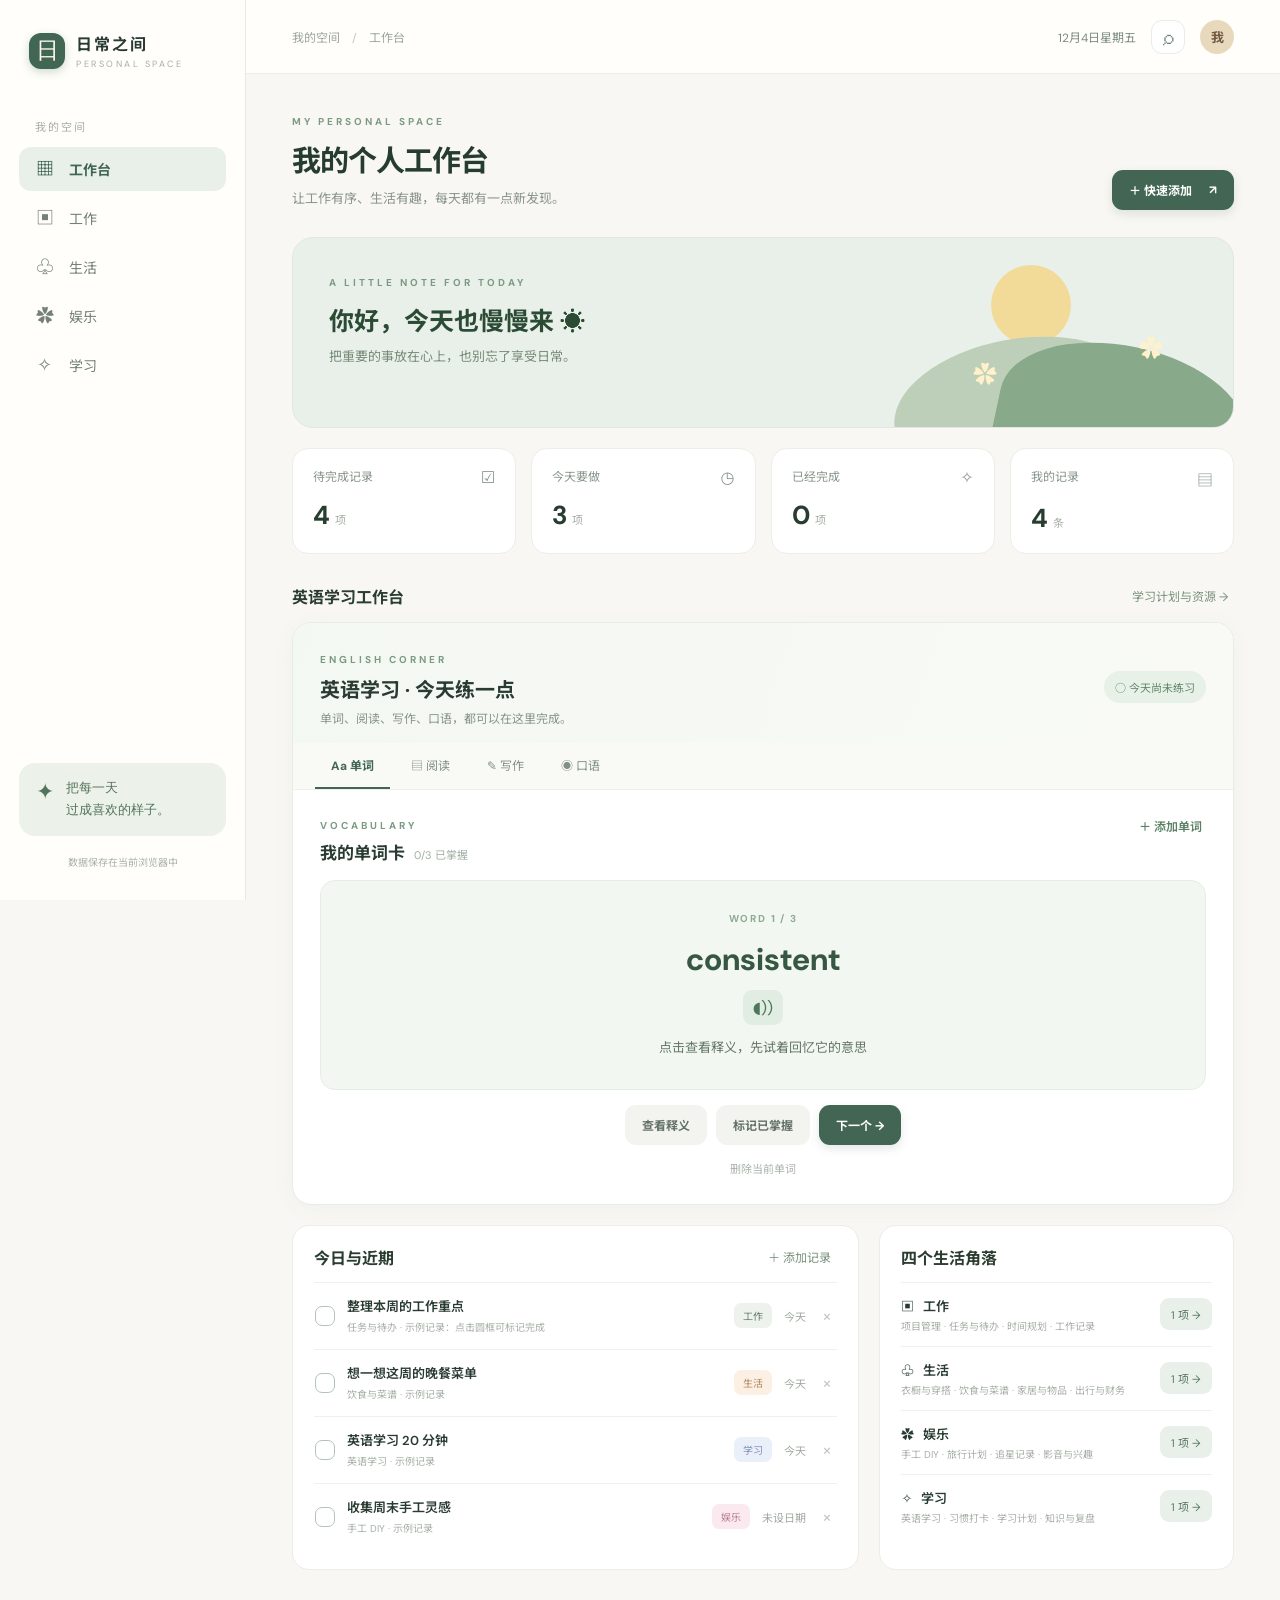
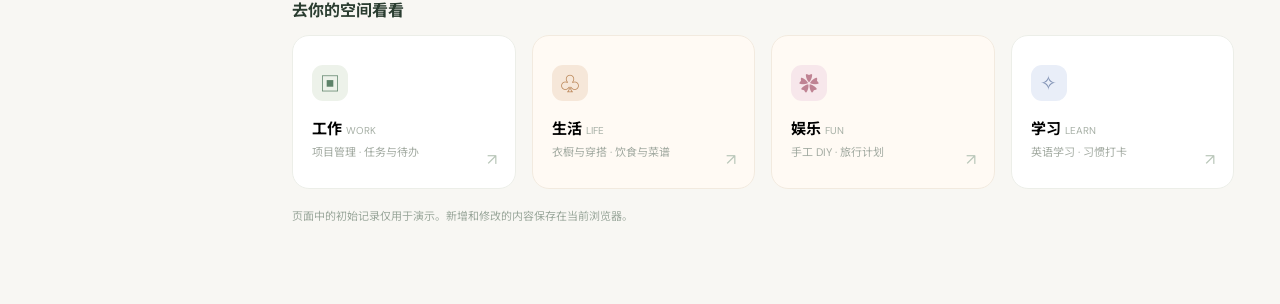
<file: index.html>
<!doctype html>
<html lang="zh-CN">
<head>
  <meta charset="UTF-8" />
  <meta name="viewport" content="width=device-width, initial-scale=1, viewport-fit=cover" />
  <meta name="theme-color" content="#f8f6f0" />
  <meta name="description" content="把工作、生活、娱乐与学习放进一个温暖有序的个人空间。" />
  <link rel="manifest" href="./manifest.webmanifest" />
  <link rel="icon" href="./icon.svg" type="image/svg+xml" />
  <title>日常之间 · 个人管理工作台</title>
  <link rel="stylesheet" href="./style.css" />
</head>
<body>
  <div class="app-shell">
    <aside class="sidebar" aria-label="主导航">
      <div class="brand"><div class="brand-mark">日</div><div><strong>日常之间</strong><small>PERSONAL SPACE</small></div></div>
      <div class="sidebar-label">我的空间</div>
      <nav id="desktop-nav"></nav>
      <div class="sidebar-bottom"><div class="sidebar-note"><span>✦</span><p>把每一天<br>过成喜欢的样子。</p></div><div class="storage-note">数据保存在当前浏览器中</div></div>
    </aside>
    <main class="main-area">
      <header class="topbar"><div class="mobile-brand"><div class="brand-mark">日</div><strong>日常之间</strong></div><div class="breadcrumb" id="breadcrumb">我的空间 <span>/</span> 工作台</div><div class="top-actions"><span class="today-chip" id="today-chip"></span><button class="icon-button" id="search-button" aria-label="搜索记录">⌕</button><button class="avatar" aria-label="个人空间">我</button></div></header>
      <div id="app-content"></div>
    </main>
  </div>
  <nav class="bottom-nav" id="mobile-nav" aria-label="移动端导航"></nav>
  <button class="floating-add" id="floating-add" aria-label="快速添加">＋</button>
  <dialog id="editor-dialog"><form id="record-form" method="dialog"><div class="dialog-head"><div><span class="eyebrow">QUICK CAPTURE</span><h2>记录一件新事</h2></div><button type="button" class="close-button" id="close-dialog" aria-label="关闭">×</button></div><label>所属模块<select id="record-module" name="module"></select></label><label>分类<select id="record-category" name="category"></select></label><label>标题<input id="record-title" name="title" maxlength="80" placeholder="比如：准备周五的项目汇报" required /></label><label>日期 <span class="optional">可选</span><input id="record-date" name="date" type="date" /></label><label>备注 <span class="optional">可选</span><textarea id="record-note" name="note" rows="3" maxlength="300" placeholder="写下一些细节…"></textarea></label><div class="dialog-actions"><button type="button" class="button ghost" id="cancel-dialog">取消</button><button type="submit" class="button primary">保存记录 <span>↗</span></button></div></form></dialog>
  <dialog id="search-dialog"><div class="dialog-head"><div><span class="eyebrow">FIND SOMETHING</span><h2>搜索我的记录</h2></div><button type="button" class="close-button" id="close-search" aria-label="关闭">×</button></div><input id="search-input" placeholder="搜索标题、分类或备注…" autocomplete="off" /><div id="search-results"></div></dialog>
  <dialog id="learning-dialog"><form id="learning-form"><div class="dialog-head"><div><span class="eyebrow">MY LEARNING</span><h2 id="learning-dialog-title">添加学习内容</h2></div><button type="button" class="close-button" id="close-learning" aria-label="关闭">×</button></div><div id="learning-fields"></div><div class="dialog-actions"><button type="button" class="button ghost" id="cancel-learning">取消</button><button type="submit" class="button primary">保存 <span>↗</span></button></div></form></dialog>
  <script src="./learning.js"></script>
  <script src="./app.js"></script>
</body>
</html>
</file>
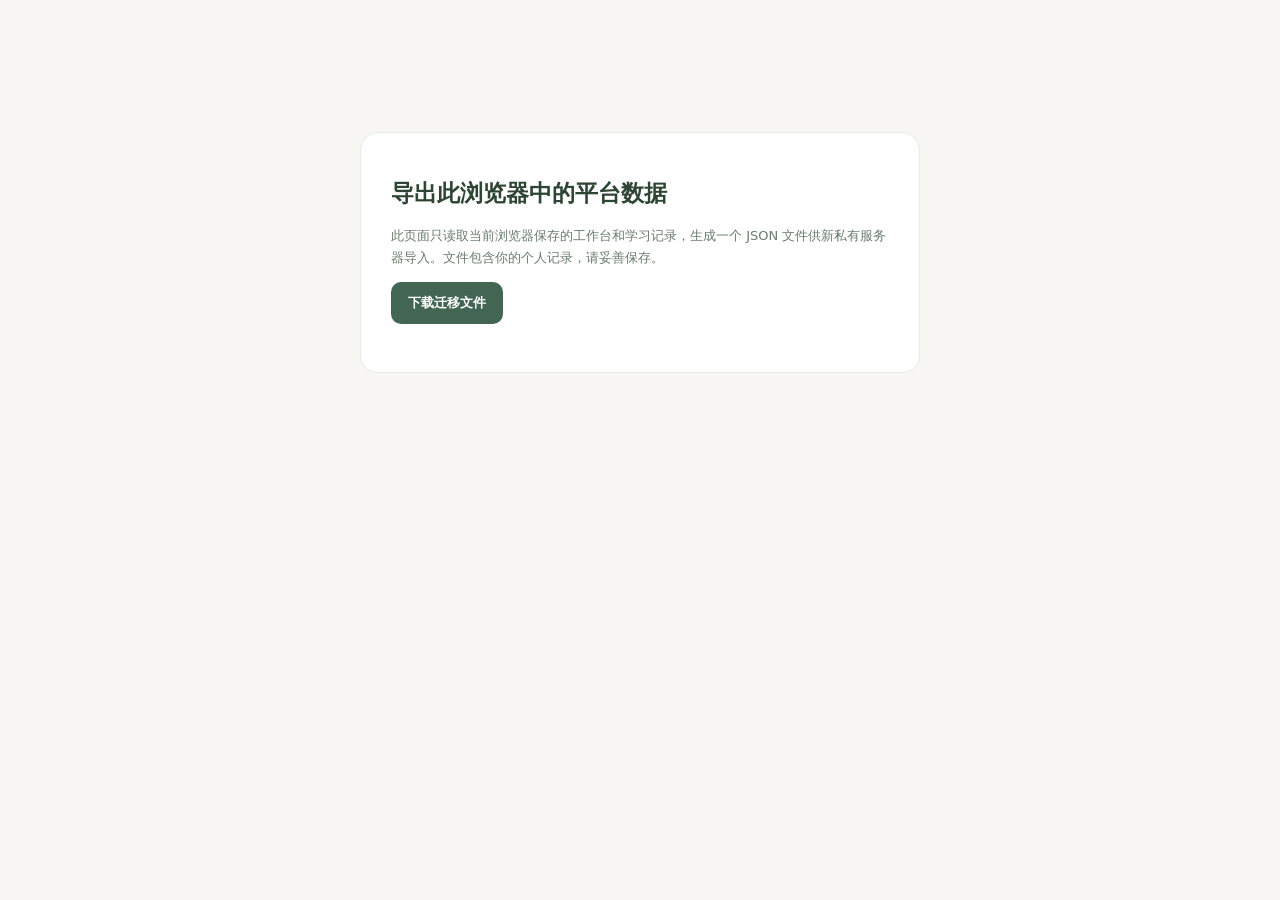
<file: migration.html>
<!doctype html><html lang="zh-CN"><head><meta charset="utf-8"><meta name="viewport" content="width=device-width,initial-scale=1"><title>日常之间 · 数据迁移</title><style>body{font-family:system-ui,'Microsoft YaHei',sans-serif;background:#f8f7f3;color:#2d4532;max-width:560px;margin:12vh auto;padding:24px}main{background:white;border:1px solid #e5ece4;border-radius:18px;padding:30px}h1{font-size:23px}p{font-size:13px;line-height:1.7;color:#697c6c}button{border:0;border-radius:10px;background:#426653;color:#fff;padding:12px 17px;font:600 13px system-ui;cursor:pointer}small{display:block;margin-top:18px;color:#a57b5a;line-height:1.6}</style></head><body><main><h1>导出此浏览器中的平台数据</h1><p>此页面只读取当前浏览器保存的工作台和学习记录，生成一个 JSON 文件供新私有服务器导入。文件包含你的个人记录，请妥善保存。</p><button id="download">下载迁移文件</button><small id="status"></small></main><script>document.querySelector('#download').onclick=()=>{try{const keys=['daily-space-records-v1','daily-space-learning-v1'],data={};for(const k of keys){const raw=localStorage.getItem(k);if(raw)data[k]=JSON.parse(raw)}if(!Object.keys(data).length){document.querySelector('#status').textContent='当前浏览器没有需要迁移的记录。请在原来使用平台的同一浏览器中打开此页面。';return}const blob=new Blob([JSON.stringify({format:'personal-os-export-v1',exportedAt:new Date().toISOString(),data},null,2)],{type:'application/json'}),url=URL.createObjectURL(blob),a=document.createElement('a');a.href=url;a.download='personal-os-migration-'+new Date().toISOString().slice(0,10)+'.json';a.click();setTimeout(()=>URL.revokeObjectURL(url),1000);document.querySelector('#status').textContent='下载完成。导入新平台后，请核对记录数量。'}catch(e){document.querySelector('#status').textContent='导出失败：'+e.message}};</script></body></html>
</file>
<file: style.css>
@import url('https://fonts.googleapis.com/css2?family=DM+Sans:wght@400;500;600;700&family=Noto+Sans+SC:wght@400;500;600;700&display=swap');
:root{font-family:'DM Sans','Noto Sans SC',system-ui,sans-serif;color:#293b32;background:#f8f7f3;font-synthesis:none}*{box-sizing:border-box}body{margin:0}button,input,select,textarea{font:inherit}button{cursor:pointer}button:focus-visible,input:focus-visible,select:focus-visible,textarea:focus-visible{outline:2px solid #648876;outline-offset:2px}.app-shell{display:flex;min-height:100vh}.sidebar{width:246px;background:#fffefa;border-right:1px solid #e8e9e2;padding:31px 19px;display:flex;flex-direction:column;position:sticky;top:0;height:100vh;flex-shrink:0}.brand{display:flex;align-items:center;gap:11px;padding:0 10px}.brand-mark{width:36px;height:36px;background:#426654;color:#fff9ec;border-radius:12px;display:grid;place-items:center;font-family:serif;font-size:23px;box-shadow:0 3px 8px #456b5540}.brand strong{display:block;font-size:16px;letter-spacing:2px}.brand small{display:block;font-size:9px;color:#a6aea3;letter-spacing:2.5px;margin-top:3px}.sidebar-label{color:#a9aea6;font-size:11px;letter-spacing:2px;margin:48px 16px 13px}.sidebar nav{display:grid;gap:5px}.nav-item{border:0;background:transparent;color:#748078;width:100%;display:flex;align-items:center;gap:14px;padding:12px 15px;text-align:left;border-radius:12px;font-size:14px}.nav-item:hover{background:#f5f7f2}.nav-item.active{background:#e9f0e9;color:#416653;font-weight:700}.nav-symbol{width:21px;font-size:18px;text-align:center;line-height:1}.sidebar-bottom{margin-top:auto}.sidebar-note{background:#ecf2e9;border-radius:16px;padding:14px 17px;display:flex;gap:12px;color:#53735d}.sidebar-note span{font-size:22px}.sidebar-note p{font-family:serif;font-size:13px;line-height:1.75;margin:0}.storage-note{font-size:10px;color:#abb4ac;margin:18px 6px 0;text-align:center}.main-area{min-width:0;flex:1}.topbar{height:74px;display:flex;align-items:center;justify-content:space-between;padding:0 46px;border-bottom:1px solid #eceee8;background:#fffefa}.breadcrumb{font-size:12px;color:#9ca69c}.breadcrumb span{margin:0 9px;color:#c3c9c0}.top-actions{display:flex;align-items:center;gap:15px}.today-chip{font-size:12px;color:#7d8c80}.icon-button{border:1px solid #e9ede6;background:#fff;width:34px;height:34px;border-radius:11px;font-size:21px;color:#688271;line-height:0}.avatar{width:34px;height:34px;border:0;border-radius:50%;background:#e8d9bd;color:#725b42;font-size:13px;font-weight:700}.mobile-brand,.bottom-nav{display:none}.content-wrap{max-width:1240px;margin:auto;padding:35px 46px 70px}.eyebrow{font-size:10px;letter-spacing:3px;font-weight:700;color:#7b9a81}.page-heading{display:flex;justify-content:space-between;align-items:flex-end;gap:20px;margin-bottom:27px}.page-heading h1{font-size:29px;letter-spacing:-1px;margin:7px 0 9px;color:#253c2f}.page-heading p{font-size:13px;color:#8a958a;margin:0;line-height:1.6}.button{border:0;border-radius:11px;padding:11px 17px;font-weight:700;font-size:12px;display:inline-flex;align-items:center;gap:17px;justify-content:center;white-space:nowrap}.button.primary{background:#426653;color:white;box-shadow:0 4px 10px #42665325}.button.primary:hover{background:#345743}.button.ghost{background:#f3f4ef;color:#647267}.hero{background:#e9f0e9;border:1px solid #dfe8de;border-radius:21px;min-height:191px;padding:32px 36px;display:flex;justify-content:space-between;overflow:hidden;position:relative}.hero h2{font-size:25px;margin:10px 0 8px;color:#2b4b35}.hero p{font-size:13px;color:#778b78;margin:0}.hero-art{position:absolute;right:50px;top:4px;width:290px;height:200px}.hero-art .sun{position:absolute;width:80px;height:80px;left:98px;top:23px;background:#f2db99;border-radius:50%}.hill{position:absolute;border-radius:55% 55% 0 0;bottom:-34px;width:250px;height:137px}.hill.one{background:#bdcfb9;left:0;transform:rotate(-10deg)}.hill.two{background:#89a98b;left:105px;bottom:-41px;transform:rotate(12deg)}.flower{position:absolute;font-size:24px;color:#fff2cb;z-index:2}.flower.a{right:20px;top:87px}.flower.b{left:80px;top:113px}.stats{display:grid;grid-template-columns:repeat(4,1fr);gap:15px;margin:20px 0 30px}.stat{background:#fff;border:1px solid #eceee8;border-radius:16px;padding:18px 20px;min-height:100px}.stat-top{display:flex;justify-content:space-between;color:#89968c;font-size:12px}.stat-icon{font-size:16px}.stat strong{font-size:26px;display:block;margin-top:10px;color:#263d30}.stat small{font-size:11px;color:#a4aca3;font-weight:400;margin-left:5px}.section-head{display:flex;justify-content:space-between;align-items:center;margin:27px 0 14px}.section-head h2{font-size:16px;margin:0;color:#2a3d30}.section-head button{border:0;background:none;color:#7a927f;font-size:12px}.dashboard-grid{display:grid;grid-template-columns:minmax(0,1.6fr) minmax(270px,1fr);gap:20px}.panel{background:#fff;border:1px solid #ebede7;border-radius:17px;padding:19px 21px}.panel .section-head{margin:0 0 13px}.task-row{display:flex;align-items:center;gap:12px;border-top:1px solid #f0f1ec;padding:13px 1px;min-height:58px}.task-row:first-of-type{border-top:0}.check{width:20px;height:20px;flex-shrink:0;border:1.5px solid #b4c3b7;border-radius:7px;background:white;color:white;display:grid;place-items:center;padding:0}.check.done{background:#7b9b80;border-color:#7b9b80}.task-main{flex:1;min-width:0}.task-main strong{font-size:13px;font-weight:600;display:block;overflow:hidden;text-overflow:ellipsis;white-space:nowrap}.task-main strong.done{text-decoration:line-through;color:#a8b1a7}.task-main small{font-size:10px;color:#a6aea5}.pill{font-size:10px;padding:5px 9px;border-radius:7px;background:#eef2ed;color:#66816e;white-space:nowrap}.pill.life{background:#fcf0e5;color:#b5875c}.pill.fun{background:#faeaf0;color:#bb8092}.pill.learn{background:#eaf0fa;color:#7d90b7}.delete{background:none;border:0;color:#c2cbc1;font-size:18px;line-height:1;padding:4px}.delete:hover{color:#be746d}.empty{color:#a2aba1;font-size:12px;padding:24px 0;text-align:center}.habit-row{display:flex;justify-content:space-between;align-items:center;padding:13px 0;border-top:1px solid #f0f1ec;gap:10px}.habit-row:first-of-type{border-top:0}.habit-name{font-size:13px;font-weight:600}.habit-name small{display:block;color:#a6aea5;font-size:10px;font-weight:400;margin-top:3px}.habit-days{display:flex;gap:4px}.habit-days span{width:17px;height:17px;border-radius:5px;background:#e9ede7}.habit-days span.on{background:#8fab8c}.modules-grid{display:grid;grid-template-columns:repeat(4,1fr);gap:16px}.module-tile{border:1px solid #eceee8;background:#fff;border-radius:17px;padding:19px;text-align:left;min-height:154px;position:relative;overflow:hidden;transition:transform .2s,box-shadow .2s}.module-tile:hover{transform:translateY(-2px);box-shadow:0 8px 24px #405c4412}.module-tile.life,.module-tile.fun{background:#fffaf4;border-color:#f2eadf}.tile-icon{display:grid;place-items:center;width:36px;height:36px;border-radius:11px;background:#edf2ea;color:#5d8269;font-size:20px}.life .tile-icon{background:#f6e7d9;color:#b98456}.fun .tile-icon{background:#f7e7eb;color:#bf8393}.learn .tile-icon{background:#e9eef8;color:#8192b5}.module-tile strong{font-size:15px;display:block;margin-top:16px}.module-tile small{font-size:11px;color:#a2aaa1;display:block;margin-top:4px}.tile-arrow{position:absolute;right:18px;bottom:18px;color:#b9c6b9}.module-banner{border-radius:20px;padding:29px 32px;display:flex;justify-content:space-between;position:relative;overflow:hidden;margin-bottom:24px;min-height:155px}.module-banner.work,.module-banner.learn{background:#e9f0e9}.module-banner.life{background:#f8ebdf}.module-banner.fun{background:#f8e9ed}.module-banner h2{font-size:23px;margin:8px 0}.module-banner p{font-size:12px;color:#7b897b;margin:0}.banner-symbol{font-size:83px;line-height:1;color:#ffffff80;position:absolute;right:37px;top:20px}.category-grid{display:grid;grid-template-columns:repeat(4,1fr);gap:14px}.category-card{border:1px solid #eceee8;border-radius:15px;background:#fff;padding:19px;text-align:left;min-height:118px}.category-card:hover,.category-card.selected{border-color:#9bb79d;background:#f7faf6}.category-card .cat-emoji{font-size:22px;display:block}.category-card strong{display:block;margin:12px 0 4px;font-size:13px}.category-card small{color:#a5aea5;font-size:11px}.category-card .count{float:right;font-size:11px;color:#8fa291}.records-toolbar{display:flex;justify-content:space-between;align-items:center;gap:12px;margin-top:28px}.records-toolbar h2{font-size:16px;margin:0}.filter-chip{border:0;background:#e9f0e9;border-radius:9px;padding:8px 11px;color:#54775f;font-size:11px}.records-list{background:#fff;border:1px solid #ebede7;border-radius:16px;padding:6px 19px;margin-top:14px}.record-note{font-size:11px;color:#9ca79d;margin-top:4px;overflow:hidden;text-overflow:ellipsis;white-space:nowrap}.record-date{color:#a1aaa1;font-size:11px;white-space:nowrap}.hint{font-size:11px;color:#9ba89c;margin-top:18px}.scrap{position:absolute;width:64px;height:18px;background:#dfbfaa66;transform:rotate(24deg);right:45px;top:-4px}.floating-add{display:none}dialog{border:1px solid #e6eae2;border-radius:20px;box-shadow:0 25px 90px #2f443635;background:#fffefa;color:#293b32;width:min(460px,calc(100vw - 28px));padding:26px}dialog::backdrop{background:#26392c80;backdrop-filter:blur(3px)}.dialog-head{display:flex;justify-content:space-between;align-items:flex-start;margin-bottom:20px}.dialog-head h2{font-size:20px;margin:7px 0 0}.close-button{border:0;background:#f2f4ef;border-radius:8px;width:29px;height:29px;color:#68786b;font-size:20px;line-height:1}dialog label{display:block;font-size:12px;color:#627164;margin-top:15px;font-weight:600}dialog input,dialog select,dialog textarea{display:block;width:100%;border:1px solid #e0e7dc;border-radius:10px;padding:11px 12px;margin-top:7px;background:#fff;color:#2d3d31;font-size:13px;resize:vertical}.optional{font-weight:400;color:#a7afa7}.dialog-actions{display:flex;justify-content:flex-end;gap:9px;margin-top:23px}#search-input{margin:0 0 14px}#search-results{max-height:45vh;overflow:auto}.search-item{padding:12px 5px;border-top:1px solid #edf0ea;cursor:pointer}.search-item strong{display:block;font-size:13px}.search-item small{font-size:11px;color:#94a095}
@media(max-width:1050px){.sidebar{width:210px}.content-wrap{padding:30px}.topbar{padding:0 30px}.modules-grid,.category-grid{grid-template-columns:repeat(2,1fr)}}
@media(max-width:700px){.sidebar{display:none}.topbar{height:62px;padding:0 18px}.mobile-brand{display:flex;align-items:center;gap:9px;font-size:15px;letter-spacing:1px}.mobile-brand .brand-mark{height:31px;width:31px;font-size:19px;border-radius:10px}.breadcrumb,.today-chip{display:none}.top-actions{gap:9px}.content-wrap{padding:23px 18px 110px}.page-heading{align-items:center}.page-heading h1{font-size:24px}.page-heading .button{display:none}.hero{min-height:175px;padding:25px}.hero h2{font-size:20px}.hero-art{right:-84px;top:7px;transform:scale(.75);opacity:.8}.hero p{max-width:220px;line-height:1.6}.stats{grid-template-columns:repeat(2,1fr);gap:10px;margin:14px 0 25px}.stat{min-height:86px;padding:15px}.stat strong{font-size:23px;margin-top:5px}.dashboard-grid{grid-template-columns:1fr}.modules-grid,.category-grid{grid-template-columns:repeat(2,1fr);gap:10px}.module-tile{min-height:133px;padding:15px}.category-card{min-height:108px;padding:14px}.bottom-nav{display:flex;position:fixed;bottom:0;left:0;right:0;z-index:10;background:#fffefa;border-top:1px solid #e7ece4;justify-content:space-around;padding:9px 5px calc(9px + env(safe-area-inset-bottom))}.bottom-nav button{background:none;border:0;color:#9ba79c;font-size:10px;display:grid;justify-items:center;gap:3px;min-width:50px}.bottom-nav button span{font-size:19px}.bottom-nav button.active{color:#426653;font-weight:700}.floating-add{display:grid;place-items:center;position:fixed;right:17px;bottom:80px;z-index:11;background:#426653;color:white;border:0;border-radius:50%;height:47px;width:47px;box-shadow:0 5px 17px #42665355;font-size:28px;font-weight:300}dialog{padding:21px}.record-date{display:none}}
.study-studio{background:#fff;border:1px solid #e6ece7;border-radius:19px;overflow:hidden;box-shadow:0 4px 22px #4868550b}.study-studio-top{display:flex;justify-content:space-between;align-items:center;gap:15px;padding:24px 27px 16px;background:linear-gradient(110deg,#f4f8f2,#f9faf5)}.study-studio-top h2{font-size:20px;margin:6px 0}.study-studio-top p{color:#87958a;font-size:12px;margin:0}.study-streak{font-size:11px;color:#63866b;background:#e7f1e8;padding:8px 11px;border-radius:20px;white-space:nowrap}.study-tabs{display:flex;gap:5px;padding:0 22px;border-bottom:1px solid #edf0eb;background:#f9faf6;overflow:auto}.study-tab{border:0;background:none;padding:13px 16px;color:#829084;font-size:12px;white-space:nowrap;border-bottom:2px solid transparent}.study-tab.active{color:#426653;border-bottom-color:#426653;font-weight:700}.study-inner{padding:23px 27px 26px}.study-head{display:flex;justify-content:space-between;align-items:flex-start;gap:10px;margin-bottom:16px}.study-head h3{font-size:17px;margin:5px 0 0}.study-head h3 small{font-size:11px;color:#a1afa3;font-weight:400;margin-left:5px}.text-action{border:0;background:none;color:#5a8064;font-size:12px;font-weight:600;padding:4px}.word-card{position:relative;background:#f3f7f1;border:1px solid #e3ede3;border-radius:15px;text-align:center;padding:25px 18px;min-height:180px}.card-label{font-size:10px;color:#8eaa92;letter-spacing:1.8px;font-weight:700}.word-card strong{font-size:31px;color:#365842;display:block;margin:12px 0 5px}.word-card p{font-size:13px;color:#647767;margin:12px 0 8px}.word-card small{font-size:12px;color:#819386}.sound-button{border:0;background:#e1ede2;color:#4e7758;padding:7px 10px;border-radius:9px;margin-top:5px}.study-actions{display:flex;justify-content:center;gap:9px;margin-top:15px;flex-wrap:wrap}.study-subaction{text-align:center;margin:12px 0 0}.study-subaction button{background:none;border:0;color:#a9b3aa;font-size:11px}.reading-card,.speaking-card,.writing-prompt{background:#f5f8f3;border-radius:14px;padding:20px 22px}.reading-card h3,.speaking-card h3{font-size:17px;margin:8px 0 13px}.reading-card p{font-size:14px;line-height:1.9;color:#45584a}.reading-question{margin:17px 0}.reading-question strong{font-size:13px}.choice-list{display:flex;gap:8px;flex-wrap:wrap;margin:10px 0}.choice{border:1px solid #e1e9df;background:#fff;color:#64766a;border-radius:9px;padding:10px 13px;font-size:12px}.choice.selected{border-color:#688d71;background:#edf5ec;color:#436e4d}.feedback{font-size:12px;line-height:1.6}.feedback.good{color:#4c8058}.feedback.try{color:#aa794a}.study-inner .button:disabled{opacity:.45;cursor:not-allowed}.writing-prompt p{font-size:15px;line-height:1.6;margin:8px 0 0;color:#48624e}.writing-label{display:block;font-size:12px;font-weight:700;color:#617464;margin:18px 0 8px}.writing-draft{width:100%;border:1px solid #dfe8de;border-radius:12px;padding:14px;resize:vertical;font-size:13px;line-height:1.7;color:#314738;background:#fff}.writing-footer{display:flex;justify-content:space-between;align-items:center;gap:12px;margin-top:11px}.writing-footer span{font-size:11px;color:#a1aca1}.recent-writing{border-top:1px solid #ecf0e9;margin-top:22px;padding-top:15px}.recent-writing strong{font-size:12px}.recent-writing p{font-size:12px;line-height:1.6;color:#6a786b}.recent-writing small{color:#9ba89d}.speaking-card p{font-size:12px;color:#829184;line-height:1.6}.speaking-actions{display:flex;align-items:center;gap:13px;margin-top:17px}.speaking-actions span{font-size:11px;color:#99a69a}.learning-section{margin-top:29px}.learning-section .section-head{margin-bottom:13px}.muted-count{font-size:12px;color:#a0b0a3;font-weight:400}.plans-grid{display:grid;grid-template-columns:repeat(2,minmax(0,1fr));gap:14px}.plan-card{background:#fff;border:1px solid #e9ede7;border-radius:15px;padding:19px 21px}.plan-top{display:flex;justify-content:space-between;align-items:flex-start}.plan-card h3{font-size:15px;margin:7px 0 3px}.plan-card p{font-size:12px;color:#829184;line-height:1.6}.plan-progress{height:6px;background:#eaf0e9;border-radius:9px;overflow:hidden;margin:14px 0 6px}.plan-progress span{display:block;height:100%;background:#7ca684}.plan-card>small{color:#9aa99d;font-size:10px}.plan-steps{margin-top:13px;border-top:1px solid #edf0eb}.plan-steps label{display:flex;align-items:center;gap:8px;font-size:12px;margin-top:10px;color:#5b6e60}.plan-steps input{accent-color:#5d8666}.plan-empty{grid-column:1/-1;background:#fff;border:1px dashed #dfe9dd;border-radius:15px}.resource-note{font-size:11px;color:#9aa89c;margin:-4px 0 14px}.resource-grid{display:grid;grid-template-columns:repeat(4,minmax(0,1fr));gap:12px}.resource-card{position:relative;background:#fff;border:1px solid #e8ede6;border-radius:13px;min-height:107px;padding:16px}.resource-card a{text-decoration:none;display:block;color:#3e5f48}.resource-card strong{display:block;font-size:12px;margin:9px 0}.resource-card small{color:#a0ada1;font-size:10px;word-break:break-all}.tiny-delete{border:0;background:transparent;color:#b0beb1;font-size:17px;padding:2px 5px;line-height:1}.resource-card .tiny-delete{position:absolute;right:7px;top:7px}.learning-section+.learning-section{margin-bottom:10px}
@media(max-width:800px){.resource-grid{grid-template-columns:repeat(2,1fr)}}
.study-studio+.dashboard-grid{margin-top:20px}
@media(max-width:700px){.study-studio-top{padding:19px 17px;align-items:flex-start}.study-studio-top h2{font-size:17px}.study-streak{font-size:10px}.study-tabs{padding:0 9px}.study-tab{padding:12px 10px}.study-inner{padding:18px 16px}.study-head h3{font-size:15px}.plans-grid{grid-template-columns:1fr}.resource-grid{grid-template-columns:repeat(2,minmax(0,1fr))}.writing-footer,.speaking-actions{align-items:flex-start;flex-direction:column}.choice-list{display:grid}.word-card strong{font-size:26px}}
</file>
